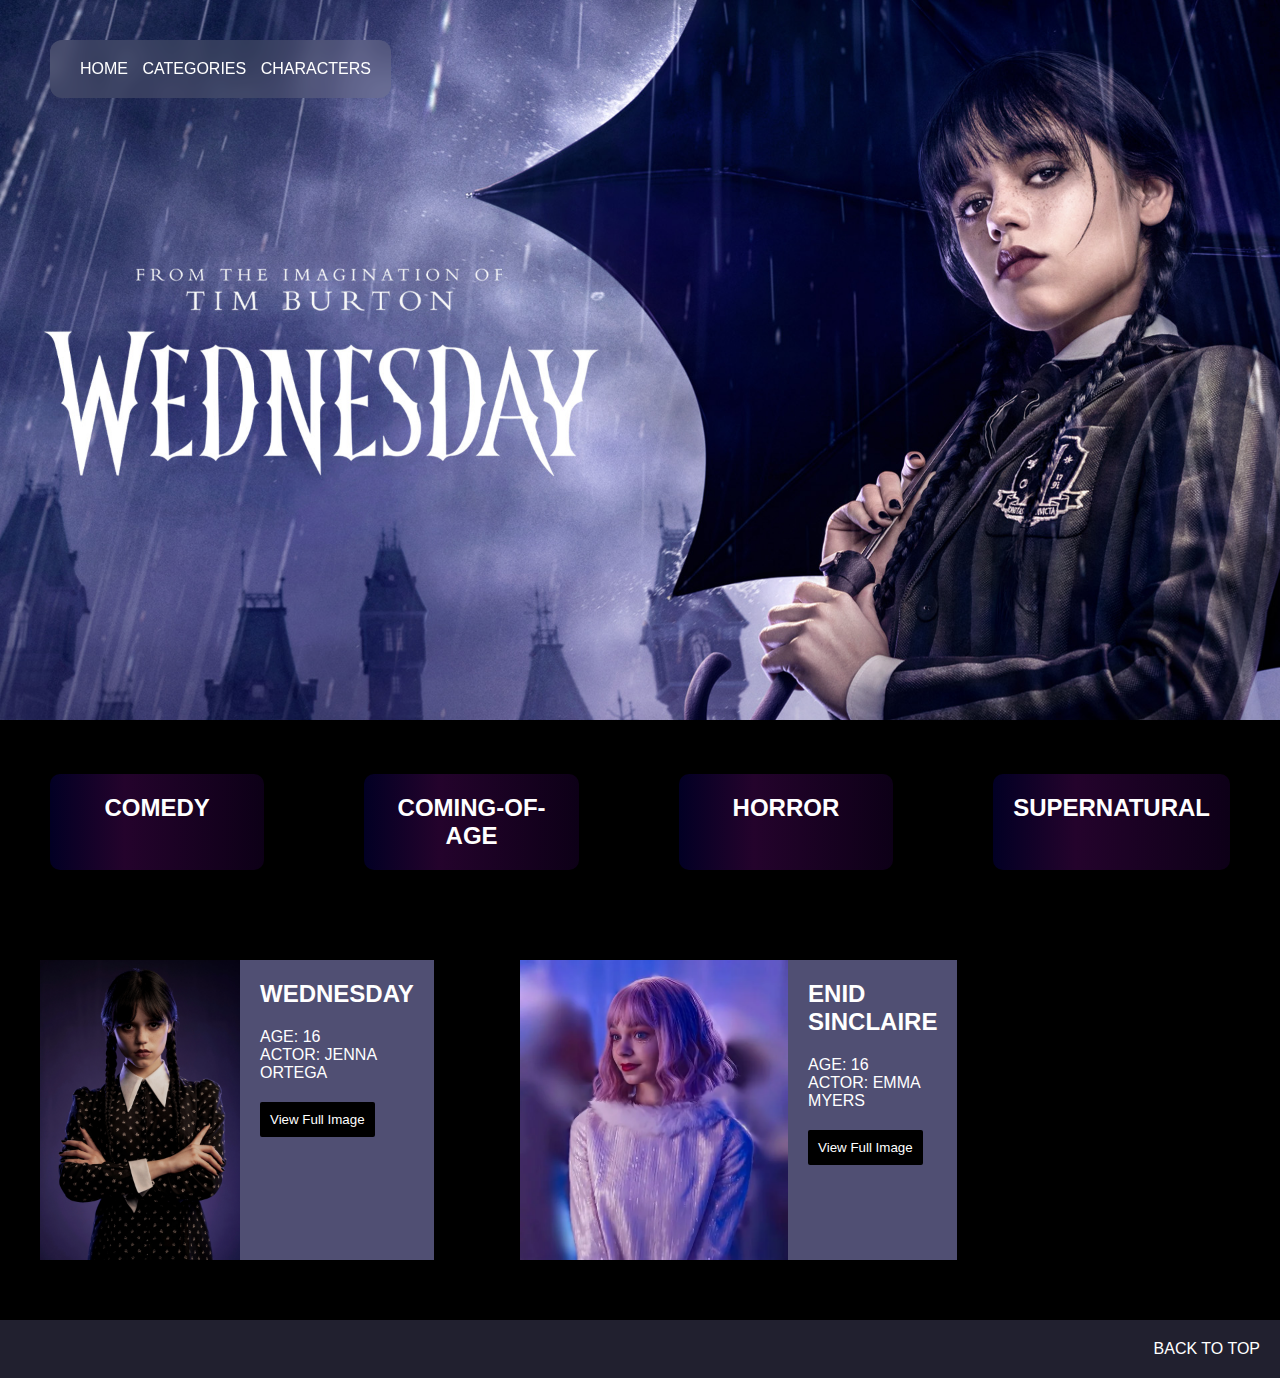
<file: index.html>
<!DOCTYPE html>
<html lang="en">

<head>
    <meta charset="UTF-8">
    <meta http-equiv="X-UA-Compatible" content="IE=edge">
    <meta name="viewport" content="width=device-width, initial-scale=1.0">
    <title>Wednesday Info</title>
    <meta name="keywords" content="HTML, CSS, JavaScript, Bootstrap, Template">
    <meta name="author" content="Rikus, Pretorius, 241044">
    <link rel="stylesheet" href="CSS/main.css">


</head>

<body>

    <nav class="navBar">
       <a href="index.html">Home</a>
       <a href="#Categories">Categories</a>
       <a href="#Characters">Characters</a>
    </nav>

    <header class="headerImage">
        <img src="Assets/bannerImg.jpg" width="100%">
    </header>

    <section id="Categories">
        <div class="categoryRow">
            <div class="categoryItem"><h2>Comedy</h2></div>
            <div class="categoryItem"><h2>Coming-Of-Age</h2></div>
            <div class="categoryItem"><h2>Horror</h2></div>
            <div class="categoryItem"><h2>Supernatural</h2></div>
        </div>
    </section>

    <section id="Characters">
        <div class="container"> 
        <div class="wednesdayImage">
            <img src="./Assets/wednesday.webp">
            <div class="wednesdayText">
                <h2>Wednesday</h2>
                <p>Age: 16</p>
                <p>Actor: Jenna Ortega</p>
               <a href="./pages/jenna.html"> <button class="wednesdayButton">View Full Image</button> </a>
            </div>
        </div>

        <div class="wednesdayImage">
            <img src="./Assets/enid.webp">
            <div class="wednesdayText">
                <h2>Enid Sinclaire</h2>
                <p>Age: 16</p>
                <p>Actor: Emma Myers</p>
                <a href="./pages/emma.html"> <button class="wednesdayButton">View Full Image</button> </a>
            </div>
        </div>
    </div>
       
    </section>

    <footer>
        <nav class="navBarFooter">
            <a href="index.html">Back to top</a>
         </nav>
    </footer>

</body>
</html>
</file>
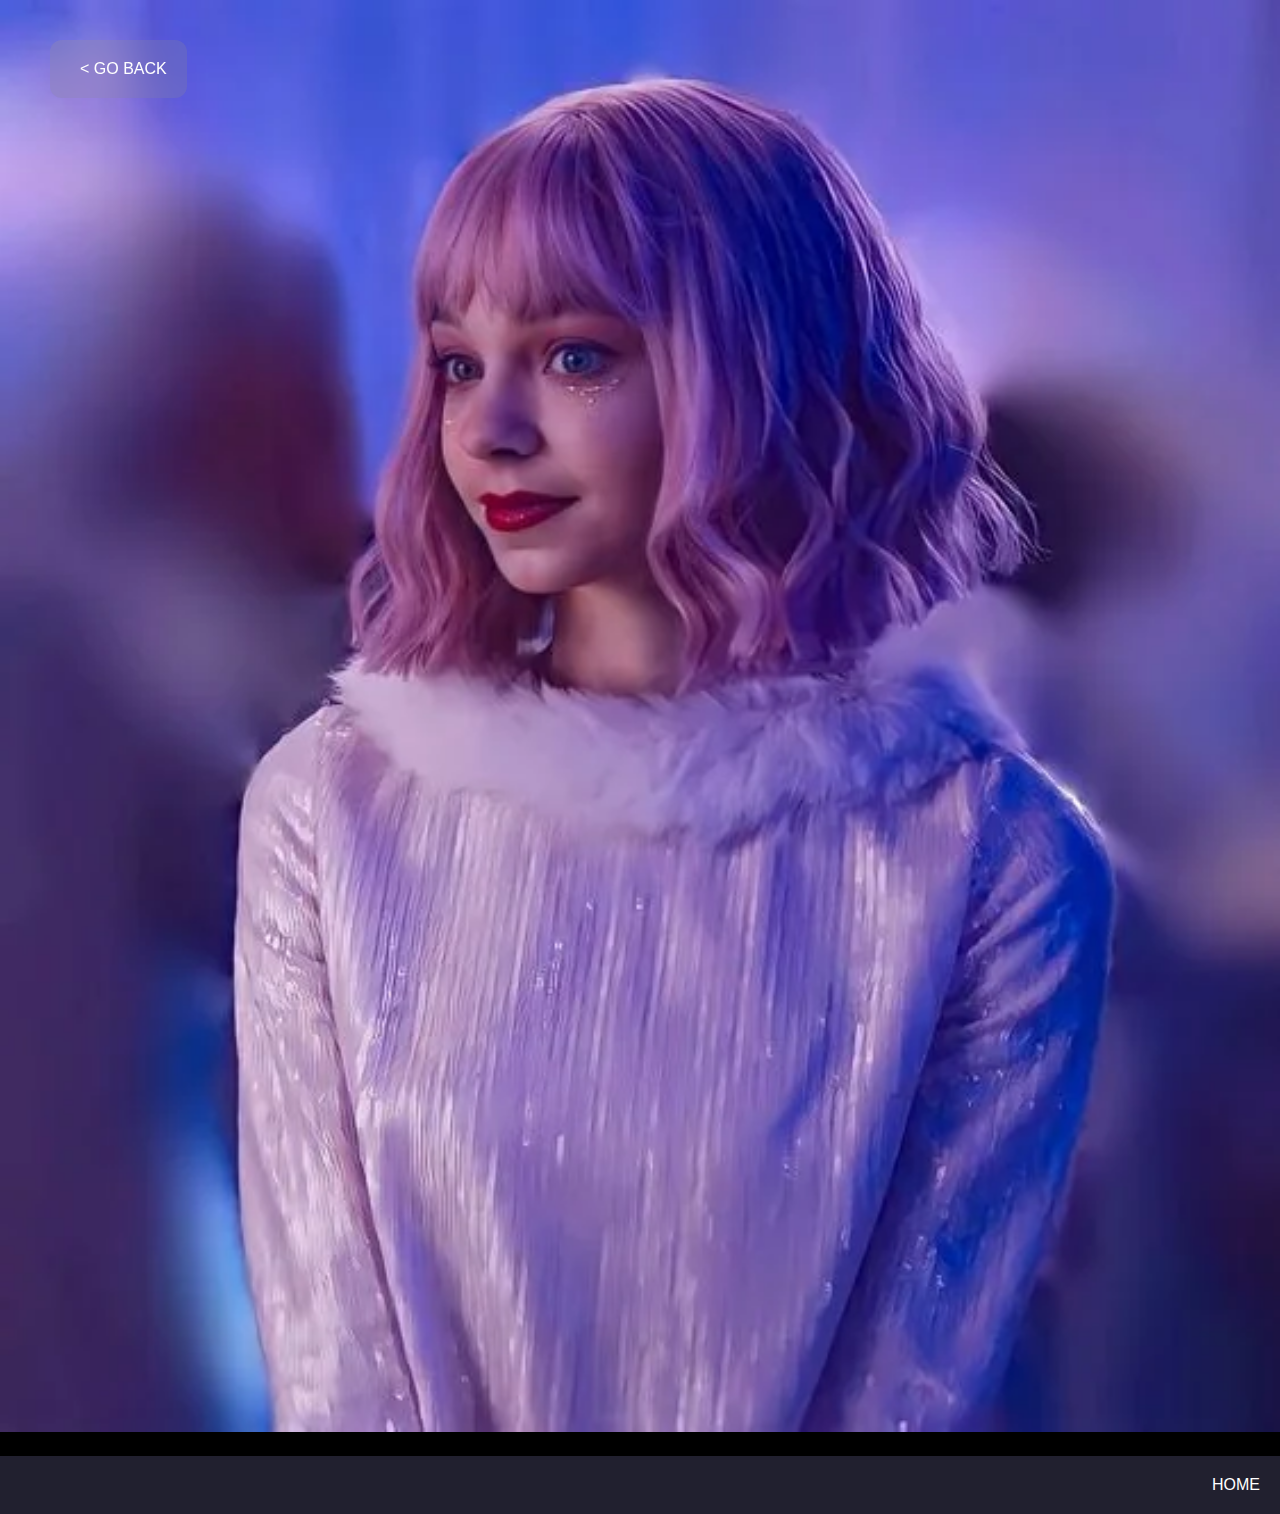
<file: pages/emma.html>
<!DOCTYPE html>
<html lang="en">

<head>
    <meta charset="UTF-8">
    <meta http-equiv="X-UA-Compatible" content="IE=edge">
    <meta name="viewport" content="width=device-width, initial-scale=1.0">
    <title>Wednesday Info</title>
    <meta name="keywords" content="HTML, CSS, JavaScript, Bootstrap, Template">
    <meta name="author" content="Rikus, Pretorius, 241044">
    <link rel="stylesheet" href="../CSS/main.css">


</head>

<body>

    <nav class="navBar">
       <a href="../index.html"> < Go Back</a>
    </nav>

    <header class="headerImage">
        <img src="../Assets/enid.webp" width="100%">
    </header>

    <footer>
        <nav class="navBarFooter">
            <a href="../index.html">Home</a>
         </nav>
    </footer>

</body>
</html>
</file>
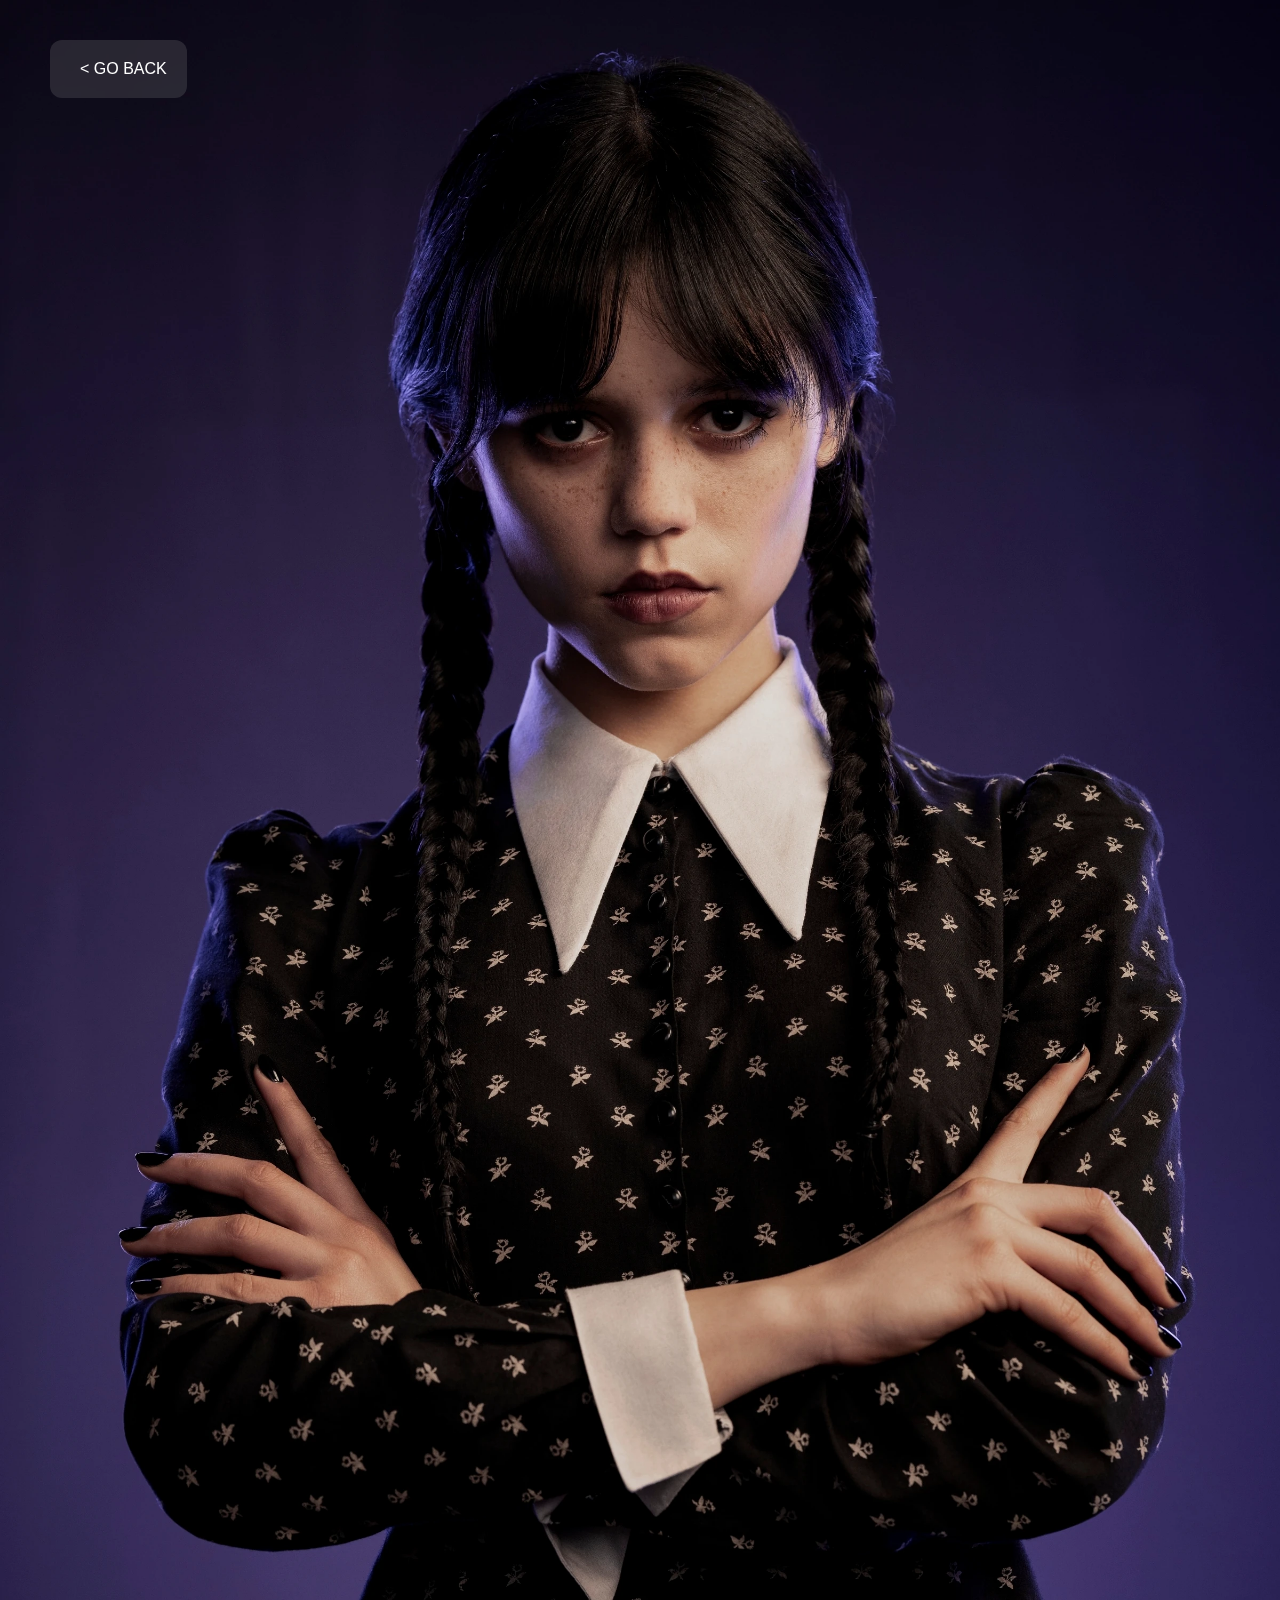
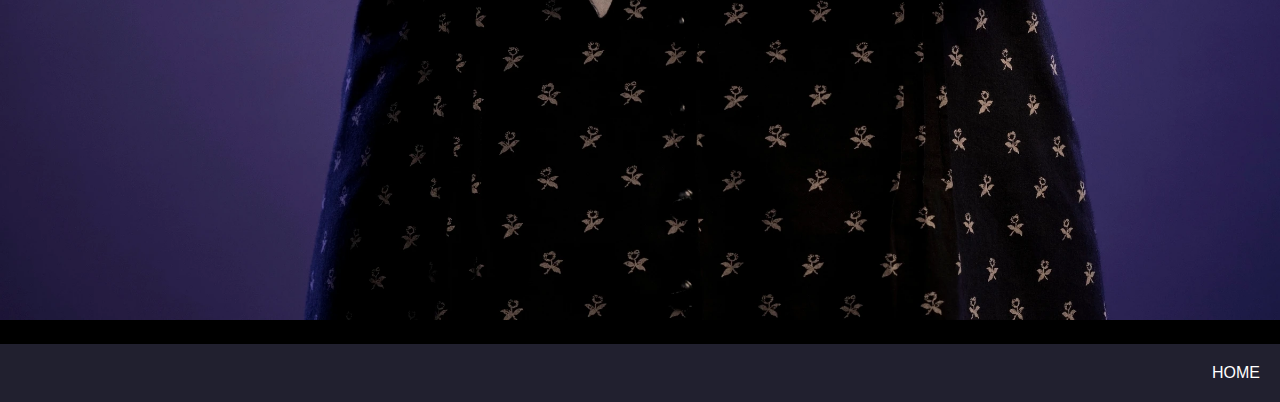
<file: pages/jenna.html>
<!DOCTYPE html>
<html lang="en">

<head>
    <meta charset="UTF-8">
    <meta http-equiv="X-UA-Compatible" content="IE=edge">
    <meta name="viewport" content="width=device-width, initial-scale=1.0">
    <title>Wednesday Info</title>
    <meta name="keywords" content="HTML, CSS, JavaScript, Bootstrap, Template">
    <meta name="author" content="Rikus, Pretorius, 241044">
    <link rel="stylesheet" href="../CSS/main.css">


</head>

<body>

    <nav class="navBar">
       <a href="../index.html"> < Go Back</a>
    </nav>

    <header class="headerImage">
        <img src="../Assets/wednesday.webp" width="100%">
    </header>

    <footer>
        <nav class="navBarFooter">
            <a href="../index.html">Home</a>
         </nav>
    </footer>

</body>
</html>
</file>
<file: CSS/main.css>
*{
    padding: 0;
    margin: 0;
    scroll-behavior: smooth;
}

body{
    font-family: Arial, Helvetica, sans-serif;
    text-transform: uppercase;
    background-color: black;
    
}

a {
    text-decoration: none;
    color: #ffffff;
}
.navBar{
    position: absolute;
    margin-left: 50px;
    margin-top: 40px;
    border-radius: 12px;
    background-color: rgba(142, 142, 142, 0.215);
    padding: 20px;
    -webkit-backdrop-filter: blur(5px);
    backdrop-filter: blur(10px);
}

nav{
    margin-top: 20px;
}

nav a{
    padding-left: 10px;
}

#Categories {
    color: white;
}

.categoryRow{
    display: flex;
    text-align: center;
    width: 100%;
}

.categoryItem {
    padding: 20px;
    width: 25%;
    margin: 50px;
    background: rgb(80, 79, 115);
    background: linear-gradient(90deg, rgba(2,0,36,1) 0%, rgb(36, 3, 44) 35%, rgb(13, 0, 23) 100%);
    -webkit-backdrop-filter: blur(5px);
    backdrop-filter: blur(10px);
    border-radius: 10px;
    
}

.categoryItem:hover {
    scale: 1.025;
}

.container{
    display: flex;
    justify-content: flex-start;
}

.wednesdayImage{
    display: flex;
    color: #ffffff;
    padding: 40px;
    width: 200px;
    height: 300px;
    margin-right: 200px
}

.wednesdayText{
    margin-right: 40px;
    padding-left: 20px;
    padding-right: 20px;
    background: rgb(80, 79, 115);
    height: 100%;
}

.wednesdayText h2{
    padding-top: 20px;
    padding-bottom: 20px;
}

.wednesdayButton{
   background-color: black;
   color: #ffffff;
   padding: 10px;
   border-radius: 2px;
   border: none;
   margin-top: 20px;
}

footer{
    width: 100%;
    background-color: rgb(33, 32, 47) ;
}

.navBarFooter {
    padding: 20px;
    text-align: right;
}
</file>
